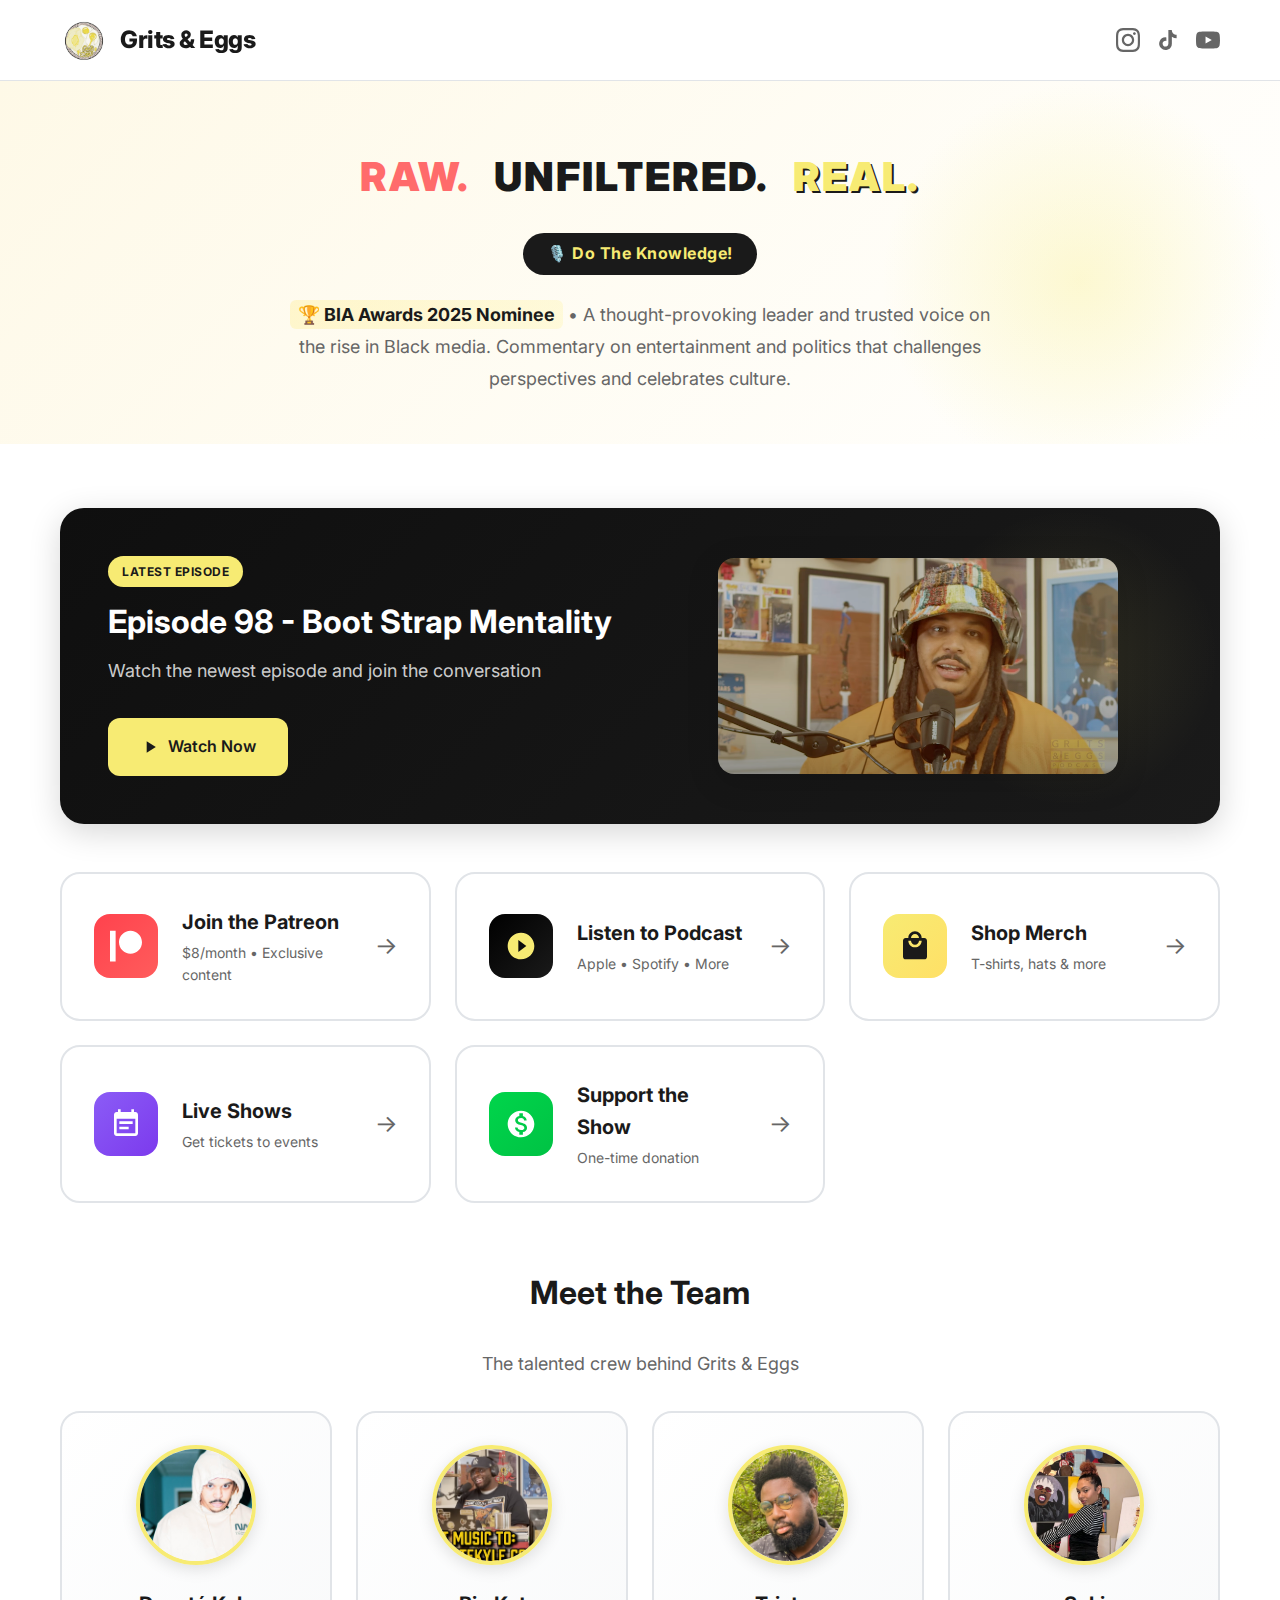
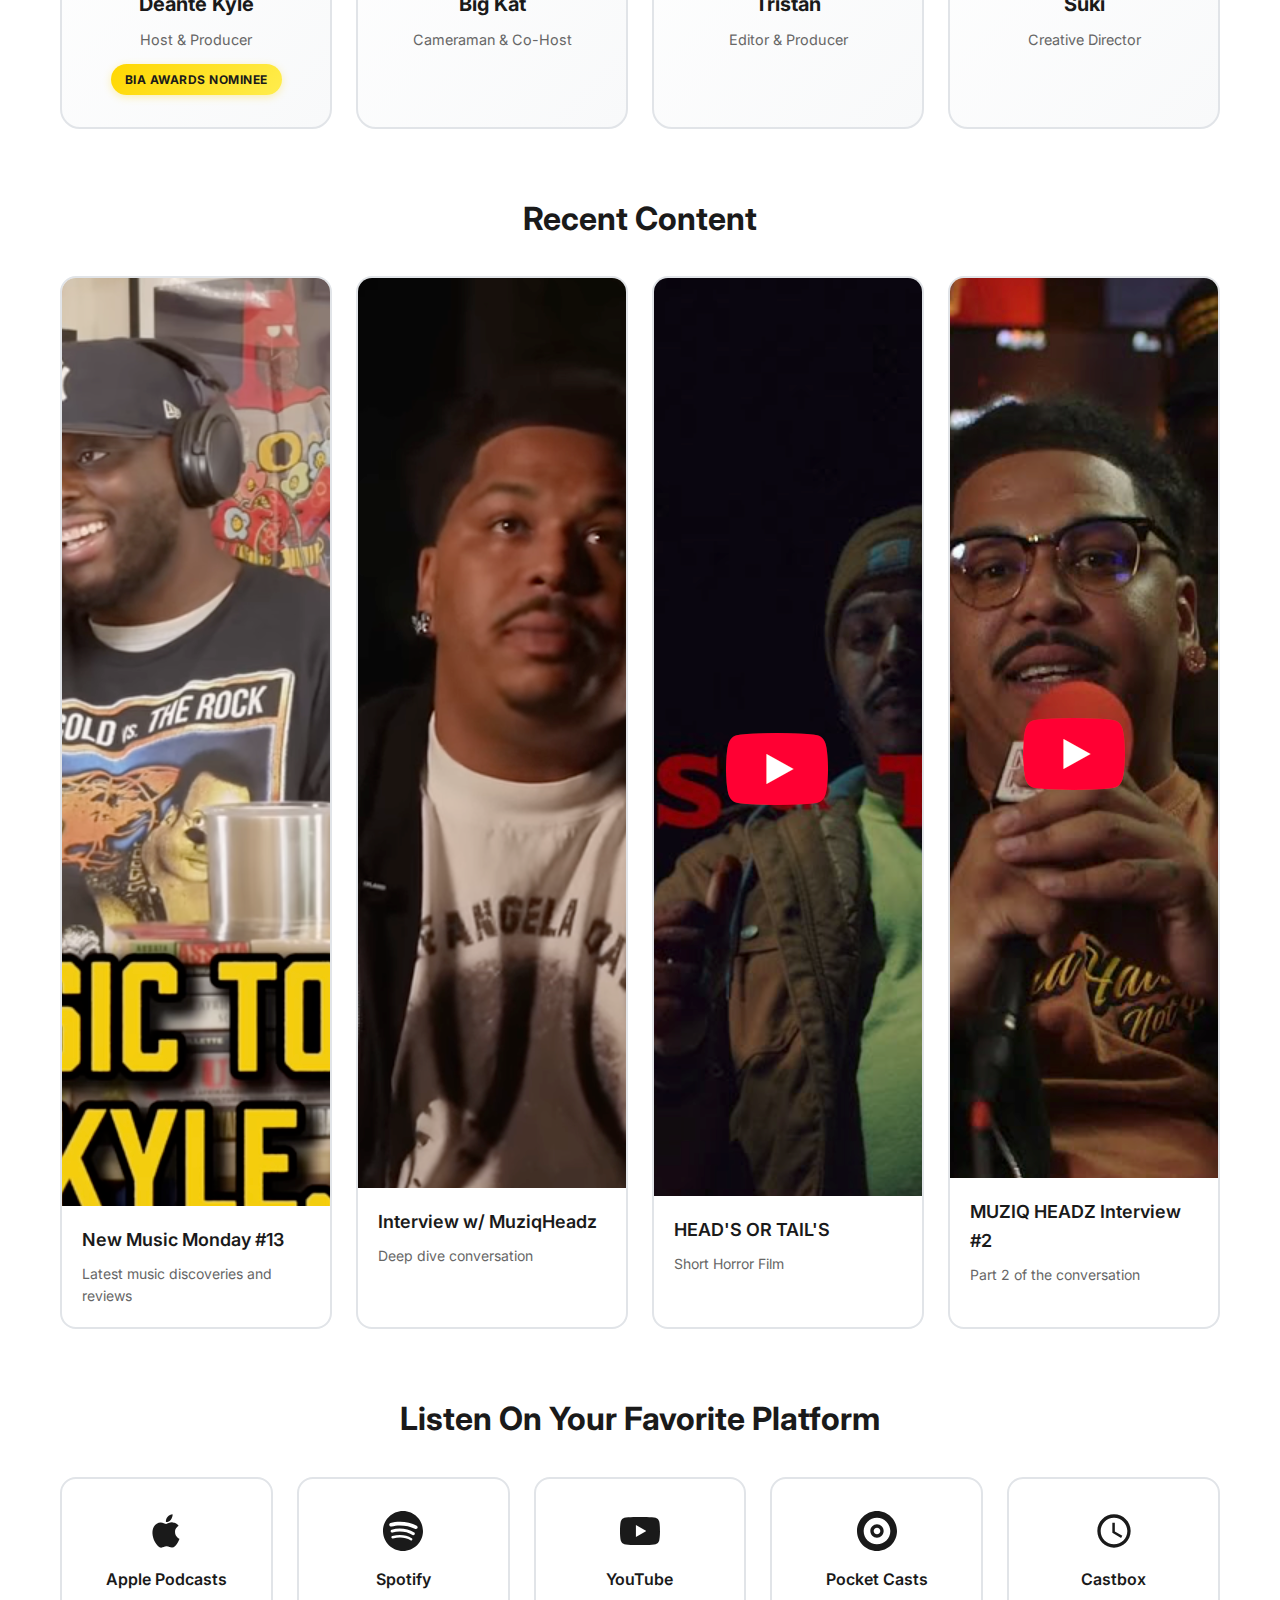
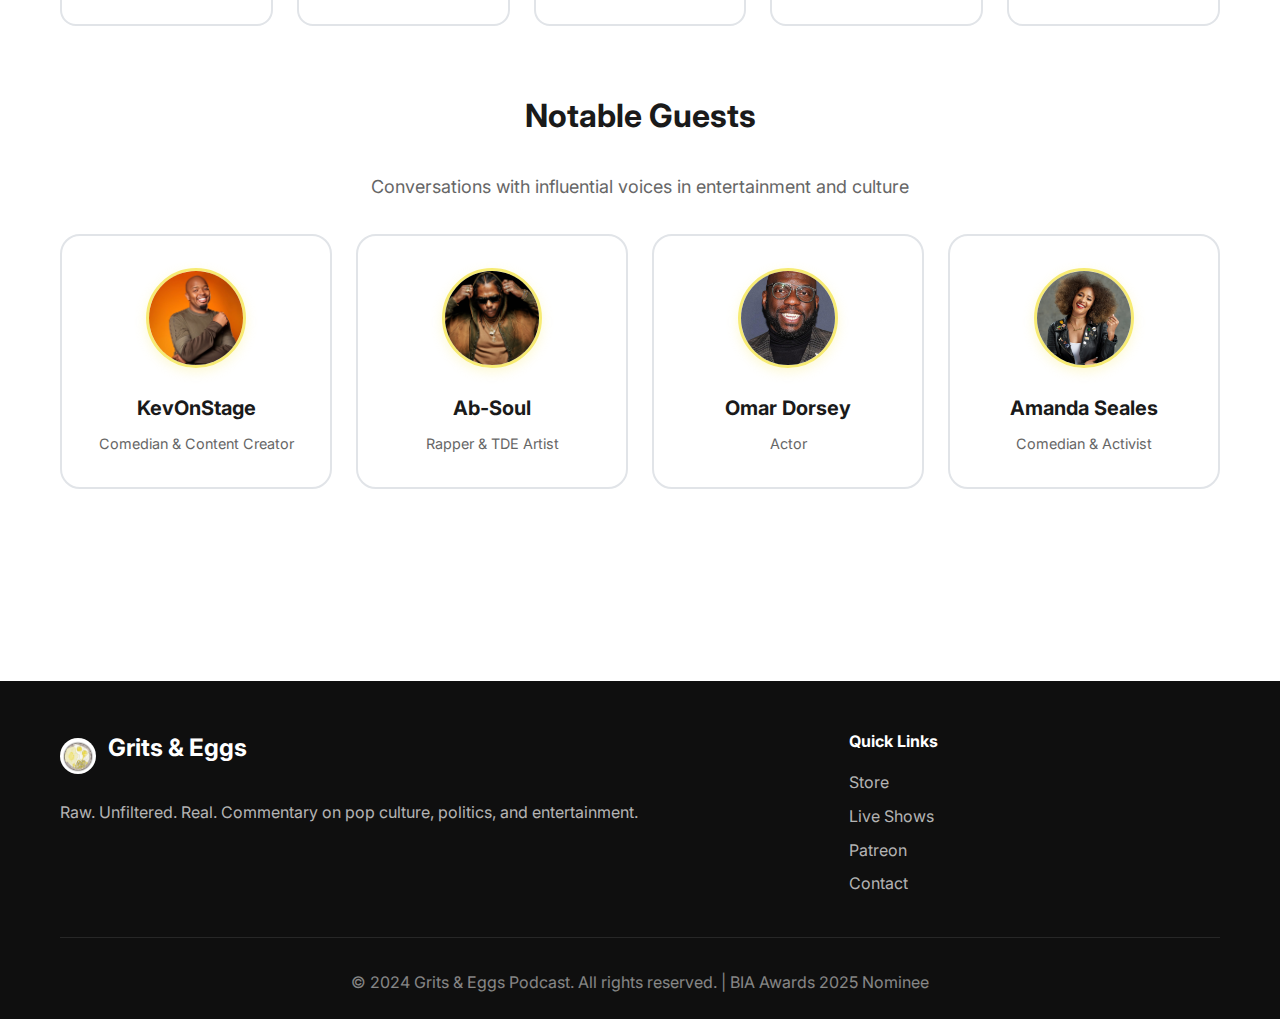
<file: index.html>
<!DOCTYPE html>
<html lang="en">
<head>
    <meta charset="UTF-8">
    <meta name="viewport" content="width=device-width, initial-scale=1.0, maximum-scale=5.0, user-scalable=yes">
    <meta name="description" content="Grits and Eggs Podcast - Raw and unfiltered takes on pop culture, politics, and entertainment by Deanté Kyle - BIA Awards 2025 Nominee">
    <meta name="keywords" content="podcast, grits and eggs, deante kyle, pop culture, politics, entertainment, BIA Awards">

    <!-- Mobile Optimization -->
    <meta name="mobile-web-app-capable" content="yes">
    <meta name="apple-mobile-web-app-capable" content="yes">
    <meta name="apple-mobile-web-app-status-bar-style" content="black-translucent">
    <meta name="format-detection" content="telephone=no">
    <meta name="theme-color" content="#f7eb73">

    <!-- Social Media Optimization (for Instagram/Facebook sharing) -->
    <meta property="og:title" content="Grits and Eggs Podcast | Deanté Kyle">
    <meta property="og:description" content="RAW. UNFILTERED. REAL. - BIA Awards 2025 Nominee. Commentary on entertainment and politics that challenges perspectives and celebrates culture.">
    <meta property="og:type" content="website">
    <meta property="og:url" content="https://ohlluu.github.io/deante/">
    <meta property="og:image" content="https://ohlluu.github.io/deante/grits-eggs-logo.webp">

    <meta name="twitter:card" content="summary_large_image">
    <meta name="twitter:title" content="Grits and Eggs Podcast | Deanté Kyle">
    <meta name="twitter:description" content="RAW. UNFILTERED. REAL. - BIA Awards 2025 Nominee">

    <title>Grits and Eggs Podcast | Deanté Kyle - BIA Awards 2025 Nominee</title>
    <link rel="stylesheet" href="styles.css">
    <link rel="preconnect" href="https://fonts.googleapis.com">
    <link rel="preconnect" href="https://fonts.gstatic.com" crossorigin>
    <link href="https://fonts.googleapis.com/css2?family=Inter:wght@400;500;600;700;800;900&display=swap" rel="stylesheet">
</head>
<body>
    <!-- Header -->
    <header class="header">
        <div class="container">
            <div class="header-content">
                <div class="logo-wrapper">
                    <img src="grits-eggs-logo.webp" alt="Grits & Eggs Podcast Logo" class="logo-img">
                    <h1 class="logo">Grits & Eggs</h1>
                </div>
                <nav class="social-nav">
                    <a href="https://www.instagram.com/deante.kyle/" target="_blank" aria-label="Instagram">
                        <svg width="24" height="24" fill="currentColor" viewBox="0 0 24 24"><path d="M12 2.163c3.204 0 3.584.012 4.85.07 3.252.148 4.771 1.691 4.919 4.919.058 1.265.069 1.645.069 4.849 0 3.205-.012 3.584-.069 4.849-.149 3.225-1.664 4.771-4.919 4.919-1.266.058-1.644.07-4.85.07-3.204 0-3.584-.012-4.849-.07-3.26-.149-4.771-1.699-4.919-4.92-.058-1.265-.07-1.644-.07-4.849 0-3.204.013-3.583.07-4.849.149-3.227 1.664-4.771 4.919-4.919 1.266-.057 1.645-.069 4.849-.069zm0-2.163c-3.259 0-3.667.014-4.947.072-4.358.2-6.78 2.618-6.98 6.98-.059 1.281-.073 1.689-.073 4.948 0 3.259.014 3.668.072 4.948.2 4.358 2.618 6.78 6.98 6.98 1.281.058 1.689.072 4.948.072 3.259 0 3.668-.014 4.948-.072 4.354-.2 6.782-2.618 6.979-6.98.059-1.28.073-1.689.073-4.948 0-3.259-.014-3.667-.072-4.947-.196-4.354-2.617-6.78-6.979-6.98-1.281-.059-1.69-.073-4.949-.073zm0 5.838c-3.403 0-6.162 2.759-6.162 6.162s2.759 6.163 6.162 6.163 6.162-2.759 6.162-6.163c0-3.403-2.759-6.162-6.162-6.162zm0 10.162c-2.209 0-4-1.79-4-4 0-2.209 1.791-4 4-4s4 1.791 4 4c0 2.21-1.791 4-4 4zm6.406-11.845c-.796 0-1.441.645-1.441 1.44s.645 1.44 1.441 1.44c.795 0 1.439-.645 1.439-1.44s-.644-1.44-1.439-1.44z"/></svg>
                    </a>
                    <a href="https://www.tiktok.com/@deante_kyle" target="_blank" aria-label="TikTok">
                        <svg width="24" height="24" fill="currentColor" viewBox="0 0 24 24"><path d="M19.59 6.69a4.83 4.83 0 0 1-3.77-4.25V2h-3.45v13.67a2.89 2.89 0 0 1-5.2 1.74 2.89 2.89 0 0 1 2.31-4.64 2.93 2.93 0 0 1 .88.13V9.4a6.84 6.84 0 0 0-1-.05A6.33 6.33 0 0 0 5 20.1a6.34 6.34 0 0 0 10.86-4.43v-7a8.16 8.16 0 0 0 4.77 1.52v-3.4a4.85 4.85 0 0 1-1-.1z"/></svg>
                    </a>
                    <a href="https://www.youtube.com/@GritsAndEggsPod" target="_blank" aria-label="YouTube">
                        <svg width="24" height="24" fill="currentColor" viewBox="0 0 24 24"><path d="M23.498 6.186a3.016 3.016 0 0 0-2.122-2.136C19.505 3.545 12 3.545 12 3.545s-7.505 0-9.377.505A3.017 3.017 0 0 0 .502 6.186C0 8.07 0 12 0 12s0 3.93.502 5.814a3.016 3.016 0 0 0 2.122 2.136c1.871.505 9.376.505 9.376.505s7.505 0 9.377-.505a3.015 3.015 0 0 0 2.122-2.136C24 15.93 24 12 24 12s0-3.93-.502-5.814zM9.545 15.568V8.432L15.818 12l-6.273 3.568z"/></svg>
                    </a>
                </nav>
            </div>
        </div>
    </header>

    <!-- Hero Section -->
    <section class="hero">
        <div class="container">
            <div class="hero-content">
                <div class="hero-tagline">
                    <span class="tagline-word">RAW.</span>
                    <span class="tagline-word">UNFILTERED.</span>
                    <span class="tagline-word">REAL.</span>
                </div>
                <div class="hero-badge">🎙️ Do The Knowledge!</div>
                <p class="hero-description">
                    <strong>🏆 BIA Awards 2025 Nominee</strong> • A thought-provoking leader and trusted voice on the rise in Black media.
                    Commentary on entertainment and politics that challenges perspectives and celebrates culture.
                </p>
            </div>
        </div>
    </section>

    <!-- Main Links Grid -->
    <section class="links-section">
        <div class="container">
            <!-- Featured Episode -->
            <div class="featured-card">
                <div class="featured-content">
                    <span class="featured-tag">Latest Episode</span>
                    <h3>Episode 98 - Boot Strap Mentality</h3>
                    <p>Watch the newest episode and join the conversation</p>
                    <a href="https://youtu.be/8ZBlUOm6AWA" target="_blank" class="btn btn-primary">
                        <svg width="20" height="20" fill="currentColor" viewBox="0 0 24 24"><path d="M8 5v14l11-7z"/></svg>
                        Watch Now
                    </a>
                </div>
                <div class="featured-image">
                    <img src="episode-98.png" alt="Episode 98 - Boot Strap Mentality" class="featured-thumbnail">
                </div>
            </div>

            <!-- Primary CTAs Grid -->
            <div class="cta-grid">
                <!-- Patreon -->
                <a href="https://www.patreon.com/TheGritsAndEggsPodcast" target="_blank" class="cta-card cta-patreon">
                    <div class="cta-icon">
                        <svg width="32" height="32" fill="currentColor" viewBox="0 0 24 24"><path d="M15.386.524c-4.764 0-8.64 3.876-8.64 8.64 0 4.75 3.876 8.613 8.64 8.613 4.75 0 8.614-3.864 8.614-8.613C24 4.4 20.136.524 15.386.524M.003 23.537h4.22V.524H.003"/></svg>
                    </div>
                    <div class="cta-content">
                        <h3>Join the Patreon</h3>
                        <p>$8/month • Exclusive content</p>
                    </div>
                    <div class="cta-arrow">→</div>
                </a>

                <!-- Listen Now -->
                <a href="https://podcasts.apple.com/us/podcast/grits-and-eggs-pod/id1677452185" target="_blank" class="cta-card cta-listen">
                    <div class="cta-icon">
                        <svg width="32" height="32" fill="currentColor" viewBox="0 0 24 24"><path d="M12 2C6.48 2 2 6.48 2 12s4.48 10 10 10 10-4.48 10-10S17.52 2 12 2zm-2 14.5v-9l6 4.5-6 4.5z"/></svg>
                    </div>
                    <div class="cta-content">
                        <h3>Listen to Podcast</h3>
                        <p>Apple • Spotify • More</p>
                    </div>
                    <div class="cta-arrow">→</div>
                </a>

                <!-- Merch -->
                <a href="store.html" class="cta-card cta-merch">
                    <div class="cta-icon">
                        <svg width="32" height="32" fill="currentColor" viewBox="0 0 24 24"><path d="M19 6h-2c0-2.76-2.24-5-5-5S7 3.24 7 6H5c-1.1 0-2 .9-2 2v12c0 1.1.9 2 2 2h14c1.1 0 2-.9 2-2V8c0-1.1-.9-2-2-2zm-7-3c1.66 0 3 1.34 3 3H9c0-1.66 1.34-3 3-3zm0 10c-2.76 0-5-2.24-5-5h2c0 1.66 1.34 3 3 3s3-1.34 3-3h2c0 2.76-2.24 5-5 5z"/></svg>
                    </div>
                    <div class="cta-content">
                        <h3>Shop Merch</h3>
                        <p>T-shirts, hats & more</p>
                    </div>
                    <div class="cta-arrow">→</div>
                </a>

                <!-- Live Shows -->
                <a href="events.html" class="cta-card cta-events">
                    <div class="cta-icon">
                        <svg width="32" height="32" fill="currentColor" viewBox="0 0 24 24"><path d="M17 10H7v2h10v-2zm2-7h-1V1h-2v2H8V1H6v2H5c-1.11 0-1.99.9-1.99 2L3 19c0 1.1.89 2 2 2h14c1.1 0 2-.9 2-2V5c0-1.1-.9-2-2-2zm0 16H5V8h14v11zm-5-5H7v2h7v-2z"/></svg>
                    </div>
                    <div class="cta-content">
                        <h3>Live Shows</h3>
                        <p>Get tickets to events</p>
                    </div>
                    <div class="cta-arrow">→</div>
                </a>

                <!-- Support -->
                <a href="https://cash.app/$GritsandEggsPodcast" target="_blank" class="cta-card cta-support">
                    <div class="cta-icon">
                        <svg width="32" height="32" fill="currentColor" viewBox="0 0 24 24"><path d="M12 2C6.48 2 2 6.48 2 12s4.48 10 10 10 10-4.48 10-10S17.52 2 12 2zm1.41 16.09V20h-2.67v-1.93c-1.71-.36-3.16-1.46-3.27-3.4h1.96c.1 1.05.82 1.87 2.65 1.87 1.96 0 2.4-.98 2.4-1.59 0-.83-.44-1.61-2.67-2.14-2.48-.6-4.18-1.62-4.18-3.67 0-1.72 1.39-2.84 3.11-3.21V4h2.67v1.95c1.86.45 2.79 1.86 2.85 3.39H14.3c-.05-1.11-.64-1.87-2.22-1.87-1.5 0-2.4.68-2.4 1.64 0 .84.65 1.39 2.67 1.91s4.18 1.39 4.18 3.91c-.01 1.83-1.38 2.83-3.12 3.16z"/></svg>
                    </div>
                    <div class="cta-content">
                        <h3>Support the Show</h3>
                        <p>One-time donation</p>
                    </div>
                    <div class="cta-arrow">→</div>
                </a>
            </div>

            <!-- Team Section -->
            <div class="team-section">
                <h2 class="section-title">Meet the Team</h2>
                <p class="section-subtitle">The talented crew behind Grits & Eggs</p>
                <div class="team-grid">
                    <div class="team-card">
                        <img src="deante-kyle.jpg" alt="Deanté Kyle" class="team-photo">
                        <h4>Deanté Kyle</h4>
                        <p>Host & Producer</p>
                        <span class="team-badge">BIA Awards Nominee</span>
                    </div>
                    <div class="team-card">
                        <img src="big-kat.png" alt="Big Kat" class="team-photo">
                        <h4>Big Kat</h4>
                        <p>Cameraman & Co-Host</p>
                    </div>
                    <div class="team-card">
                        <img src="tristan.png" alt="Tristan" class="team-photo">
                        <h4>Tristan</h4>
                        <p>Editor & Producer</p>
                    </div>
                    <div class="team-card">
                        <img src="suki.png" alt="Suki" class="team-photo">
                        <h4>Suki</h4>
                        <p>Creative Director</p>
                    </div>
                </div>
            </div>

            <!-- Recent Content -->
            <div class="content-section">
                <h2 class="section-title">Recent Content</h2>
                <div class="content-grid">
                    <a href="https://youtu.be/mG23X_D1yq0" target="_blank" class="content-card">
                        <div class="content-thumbnail">
                            <img src="new-music-monday-13.png" alt="New Music Monday #13" class="content-image">
                            <div class="play-button">▶</div>
                        </div>
                        <h4>New Music Monday #13</h4>
                        <p>Latest music discoveries and reviews</p>
                    </a>

                    <a href="https://youtu.be/rJwTMaNnE1o" target="_blank" class="content-card">
                        <div class="content-thumbnail">
                            <img src="interview-muziqheadz.png" alt="Interview w/ MuziqHeadz" class="content-image">
                            <div class="play-button">▶</div>
                        </div>
                        <h4>Interview w/ MuziqHeadz</h4>
                        <p>Deep dive conversation</p>
                    </a>

                    <a href="https://youtu.be/XcTGZjcox70" target="_blank" class="content-card">
                        <div class="content-thumbnail">
                            <img src="heads-or-tails.png" alt="HEAD'S OR TAIL'S" class="content-image">
                            <div class="play-button">▶</div>
                        </div>
                        <h4>HEAD'S OR TAIL'S</h4>
                        <p>Short Horror Film</p>
                    </a>

                    <a href="https://youtu.be/X_CBf1e7pOI" target="_blank" class="content-card">
                        <div class="content-thumbnail">
                            <img src="muziq-heads-interview-2.png" alt="MUZIQ HEADZ Interview #2" class="content-image">
                            <div class="play-button">▶</div>
                        </div>
                        <h4>MUZIQ HEADZ Interview #2</h4>
                        <p>Part 2 of the conversation</p>
                    </a>
                </div>
            </div>

            <!-- Platforms -->
            <div class="platforms-section">
                <h2 class="section-title">Listen On Your Favorite Platform</h2>
                <div class="platforms-grid">
                    <a href="https://podcasts.apple.com/us/podcast/grits-and-eggs-pod/id1677452185" target="_blank" class="platform-link">
                        <svg width="40" height="40" fill="currentColor" viewBox="0 0 24 24"><path d="M18.71 19.5c-.83 1.24-1.71 2.45-3.05 2.47-1.34.03-1.77-.79-3.29-.79-1.53 0-2 .77-3.27.82-1.31.05-2.3-1.32-3.14-2.53C4.25 17 2.94 12.45 4.7 9.39c.87-1.52 2.43-2.48 4.12-2.51 1.28-.02 2.5.87 3.29.87.78 0 2.26-1.07 3.81-.91.65.03 2.47.26 3.64 1.98-.09.06-2.17 1.28-2.15 3.81.03 3.02 2.65 4.03 2.68 4.04-.03.07-.42 1.44-1.38 2.83M13 3.5c.73-.83 1.94-1.46 2.94-1.5.13 1.17-.34 2.35-1.04 3.19-.69.85-1.83 1.51-2.95 1.42-.15-1.15.41-2.35 1.05-3.11z"/></svg>
                        <span>Apple Podcasts</span>
                    </a>
                    <a href="https://open.spotify.com/show/gritsandeggs" target="_blank" class="platform-link">
                        <svg width="40" height="40" fill="currentColor" viewBox="0 0 24 24"><path d="M12 0C5.4 0 0 5.4 0 12s5.4 12 12 12 12-5.4 12-12S18.66 0 12 0zm5.521 17.34c-.24.359-.66.48-1.021.24-2.82-1.74-6.36-2.101-10.561-1.141-.418.122-.779-.179-.899-.539-.12-.421.18-.78.54-.9 4.56-1.021 8.52-.6 11.64 1.32.42.18.479.659.301 1.02zm1.44-3.3c-.301.42-.841.6-1.262.3-3.239-1.98-8.159-2.58-11.939-1.38-.479.12-1.02-.12-1.14-.6-.12-.48.12-1.021.6-1.141C9.6 9.9 15 10.561 18.72 12.84c.361.181.54.78.241 1.2zm.12-3.36C15.24 8.4 8.82 8.16 5.16 9.301c-.6.179-1.2-.181-1.38-.721-.18-.601.18-1.2.72-1.381 4.26-1.26 11.28-1.02 15.721 1.621.539.3.719 1.02.419 1.56-.299.421-1.02.599-1.559.3z"/></svg>
                        <span>Spotify</span>
                    </a>
                    <a href="https://www.youtube.com/@GritsAndEggsPod" target="_blank" class="platform-link">
                        <svg width="40" height="40" fill="currentColor" viewBox="0 0 24 24"><path d="M23.498 6.186a3.016 3.016 0 0 0-2.122-2.136C19.505 3.545 12 3.545 12 3.545s-7.505 0-9.377.505A3.017 3.017 0 0 0 .502 6.186C0 8.07 0 12 0 12s0 3.93.502 5.814a3.016 3.016 0 0 0 2.122 2.136c1.871.505 9.376.505 9.376.505s7.505 0 9.377-.505a3.015 3.015 0 0 0 2.122-2.136C24 15.93 24 12 24 12s0-3.93-.502-5.814zM9.545 15.568V8.432L15.818 12l-6.273 3.568z"/></svg>
                        <span>YouTube</span>
                    </a>
                    <a href="https://pca.st/gritsandeggs" target="_blank" class="platform-link">
                        <svg width="40" height="40" fill="currentColor" viewBox="0 0 24 24"><path d="M12 0C5.4 0 0 5.4 0 12s5.4 12 12 12 12-5.4 12-12S18.6 0 12 0zm0 20c-4.4 0-8-3.6-8-8s3.6-8 8-8 8 3.6 8 8-3.6 8-8 8zm0-12c-2.2 0-4 1.8-4 4s1.8 4 4 4 4-1.8 4-4-1.8-4-4-4zm0 6c-1.1 0-2-.9-2-2s.9-2 2-2 2 .9 2 2-.9 2-2 2z"/></svg>
                        <span>Pocket Casts</span>
                    </a>
                    <a href="https://castbox.fm/gritsandeggs" target="_blank" class="platform-link">
                        <svg width="40" height="40" fill="currentColor" viewBox="0 0 24 24"><path d="M12 2C6.48 2 2 6.48 2 12s4.48 10 10 10 10-4.48 10-10S17.52 2 12 2zm0 18c-4.41 0-8-3.59-8-8s3.59-8 8-8 8 3.59 8 8-3.59 8-8 8zm-1-13v6l5.25 3.15.75-1.23-4.5-2.67V7z"/></svg>
                        <span>Castbox</span>
                    </a>
                </div>
            </div>

            <!-- Notable Guests Section -->
            <div class="guests-section">
                <h2 class="section-title">Notable Guests</h2>
                <p class="section-subtitle">Conversations with influential voices in entertainment and culture</p>
                <div class="guests-grid">
                    <div class="guest-card">
                        <img src="kevonstage.jpg" alt="KevOnStage" class="guest-photo">
                        <h4>KevOnStage</h4>
                        <p>Comedian & Content Creator</p>
                    </div>
                    <div class="guest-card">
                        <img src="ab-soul.webp" alt="Ab-Soul" class="guest-photo">
                        <h4>Ab-Soul</h4>
                        <p>Rapper & TDE Artist</p>
                    </div>
                    <div class="guest-card">
                        <img src="omar-dorsey.jpg" alt="Omar Dorsey" class="guest-photo">
                        <h4>Omar Dorsey</h4>
                        <p>Actor</p>
                    </div>
                    <div class="guest-card">
                        <img src="amanda-seales.jpg" alt="Amanda Seales" class="guest-photo">
                        <h4>Amanda Seales</h4>
                        <p>Comedian & Activist</p>
                    </div>
                </div>
            </div>
        </div>
    </section>

    <!-- Footer -->
    <footer class="footer">
        <div class="container">
            <div class="footer-content">
                <div class="footer-brand">
                    <div class="footer-logo">
                        <img src="grits-eggs-logo.webp" alt="Grits & Eggs Logo">
                        <h3>Grits & Eggs</h3>
                    </div>
                    <p>Raw. Unfiltered. Real. Commentary on pop culture, politics, and entertainment.</p>
                </div>
                <div class="footer-links">
                    <h4>Quick Links</h4>
                    <a href="store.html">Store</a>
                    <a href="events.html">Live Shows</a>
                    <a href="https://www.patreon.com/TheGritsAndEggsPodcast" target="_blank">Patreon</a>
                    <a href="mailto:Deante@deantekyle.com">Contact</a>
                </div>
            </div>
            <div class="footer-bottom">
                <p>&copy; 2024 Grits & Eggs Podcast. All rights reserved. | BIA Awards 2025 Nominee</p>
            </div>
        </div>
    </footer>

    <script src="script.js"></script>
</body>
</html>
</file>
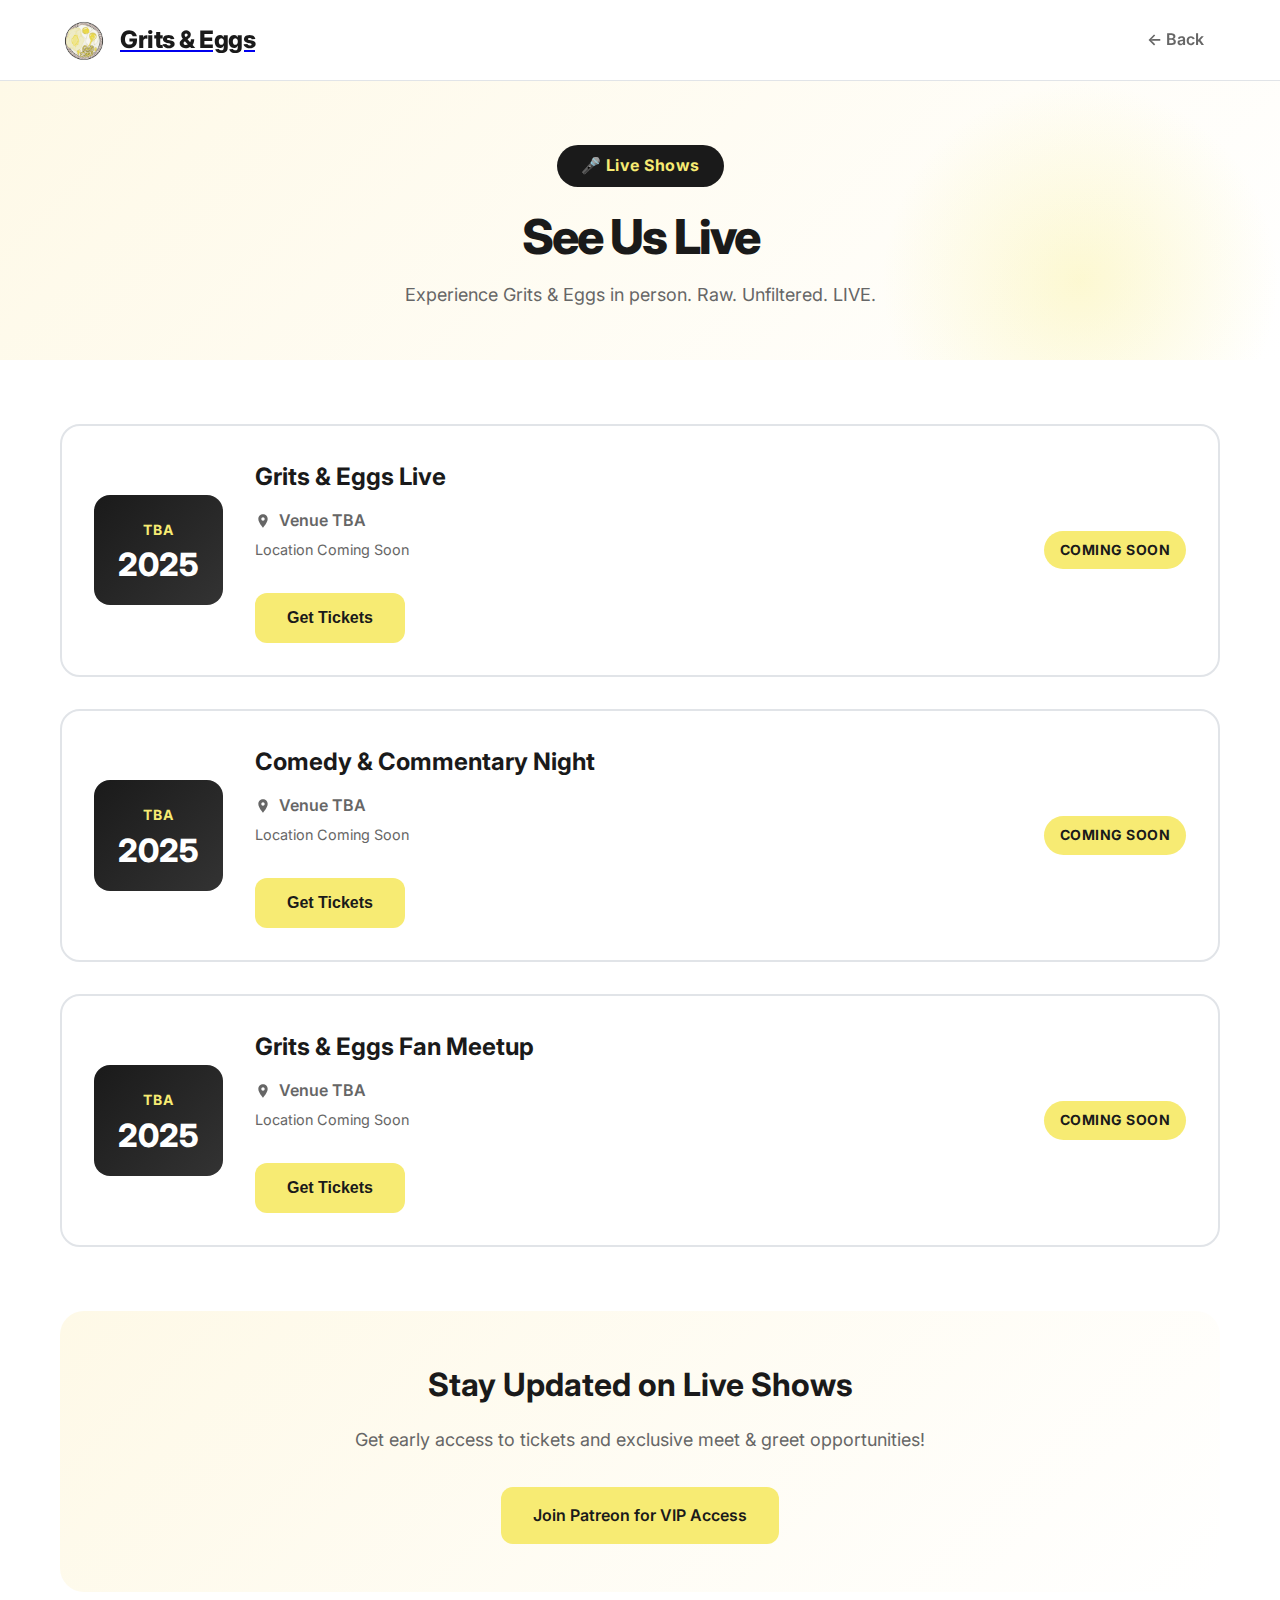
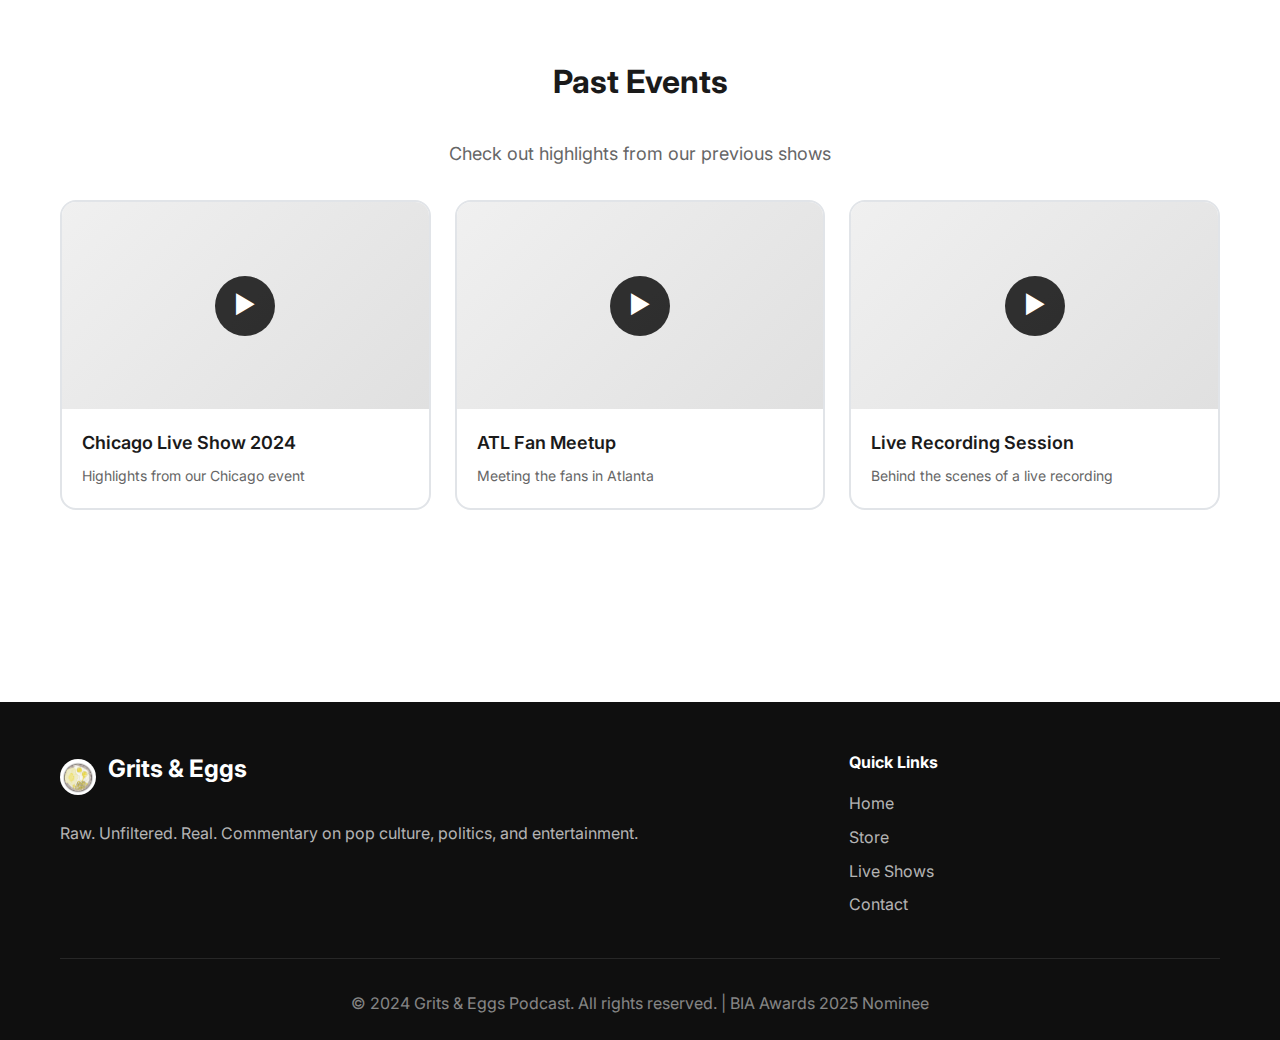
<file: events.html>
<!DOCTYPE html>
<html lang="en">
<head>
    <meta charset="UTF-8">
    <meta name="viewport" content="width=device-width, initial-scale=1.0, maximum-scale=5.0, user-scalable=yes">
    <meta name="description" content="Get tickets to Grits & Eggs Podcast live shows and events">
    <meta name="keywords" content="grits and eggs live show, podcast tickets, deante kyle events">

    <!-- Mobile Optimization -->
    <meta name="mobile-web-app-capable" content="yes">
    <meta name="apple-mobile-web-app-capable" content="yes">
    <meta name="apple-mobile-web-app-status-bar-style" content="black-translucent">
    <meta name="theme-color" content="#f7eb73">

    <title>Live Shows | Grits & Eggs Podcast</title>
    <link rel="stylesheet" href="styles.css">
    <link rel="preconnect" href="https://fonts.googleapis.com">
    <link rel="preconnect" href="https://fonts.gstatic.com" crossorigin>
    <link href="https://fonts.googleapis.com/css2?family=Inter:wght@400;500;600;700;800;900&display=swap" rel="stylesheet">
</head>
<body>
    <!-- Header -->
    <header class="header">
        <div class="container">
            <div class="header-content">
                <a href="index.html" class="logo-wrapper">
                    <img src="grits-eggs-logo.webp" alt="Grits & Eggs Podcast Logo" class="logo-img">
                    <h1 class="logo">Grits & Eggs</h1>
                </a>
                <nav class="social-nav">
                    <a href="index.html" class="back-link">← Back</a>
                </nav>
            </div>
        </div>
    </header>

    <!-- Events Hero -->
    <section class="hero">
        <div class="container">
            <div class="hero-content">
                <div class="hero-badge">🎤 Live Shows</div>
                <h1 class="hero-title" style="font-size: clamp(2rem, 5vw, 3rem);">See Us Live</h1>
                <p class="hero-description">
                    Experience Grits & Eggs in person. Raw. Unfiltered. LIVE.
                </p>
            </div>
        </div>
    </section>

    <!-- Events Section -->
    <section class="links-section">
        <div class="container">
            <div class="events-grid">
                <!-- Event 1 -->
                <div class="event-card">
                    <div class="event-date">
                        <div class="event-month">TBA</div>
                        <div class="event-day">2025</div>
                    </div>
                    <div class="event-details">
                        <h3>Grits & Eggs Live</h3>
                        <div class="event-venue">
                            <svg width="16" height="16" fill="currentColor" viewBox="0 0 24 24">
                                <path d="M12 2C8.13 2 5 5.13 5 9c0 5.25 7 13 7 13s7-7.75 7-13c0-3.87-3.13-7-7-7zm0 9.5c-1.38 0-2.5-1.12-2.5-2.5s1.12-2.5 2.5-2.5 2.5 1.12 2.5 2.5-1.12 2.5-2.5 2.5z"/>
                            </svg>
                            Venue TBA
                        </div>
                        <div class="event-location">Location Coming Soon</div>
                        <button class="btn btn-primary" disabled>Get Tickets</button>
                    </div>
                    <span class="event-status">Coming Soon</span>
                </div>

                <!-- Event 2 -->
                <div class="event-card">
                    <div class="event-date">
                        <div class="event-month">TBA</div>
                        <div class="event-day">2025</div>
                    </div>
                    <div class="event-details">
                        <h3>Comedy & Commentary Night</h3>
                        <div class="event-venue">
                            <svg width="16" height="16" fill="currentColor" viewBox="0 0 24 24">
                                <path d="M12 2C8.13 2 5 5.13 5 9c0 5.25 7 13 7 13s7-7.75 7-13c0-3.87-3.13-7-7-7zm0 9.5c-1.38 0-2.5-1.12-2.5-2.5s1.12-2.5 2.5-2.5 2.5 1.12 2.5 2.5-1.12 2.5-2.5 2.5z"/>
                            </svg>
                            Venue TBA
                        </div>
                        <div class="event-location">Location Coming Soon</div>
                        <button class="btn btn-primary" disabled>Get Tickets</button>
                    </div>
                    <span class="event-status">Coming Soon</span>
                </div>

                <!-- Event 3 -->
                <div class="event-card">
                    <div class="event-date">
                        <div class="event-month">TBA</div>
                        <div class="event-day">2025</div>
                    </div>
                    <div class="event-details">
                        <h3>Grits & Eggs Fan Meetup</h3>
                        <div class="event-venue">
                            <svg width="16" height="16" fill="currentColor" viewBox="0 0 24 24">
                                <path d="M12 2C8.13 2 5 5.13 5 9c0 5.25 7 13 7 13s7-7.75 7-13c0-3.87-3.13-7-7-7zm0 9.5c-1.38 0-2.5-1.12-2.5-2.5s1.12-2.5 2.5-2.5 2.5 1.12 2.5 2.5-1.12 2.5-2.5 2.5z"/>
                            </svg>
                            Venue TBA
                        </div>
                        <div class="event-location">Location Coming Soon</div>
                        <button class="btn btn-primary" disabled>Get Tickets</button>
                    </div>
                    <span class="event-status">Coming Soon</span>
                </div>
            </div>

            <!-- Events CTA -->
            <div class="store-cta">
                <h2>Stay Updated on Live Shows</h2>
                <p>Get early access to tickets and exclusive meet & greet opportunities!</p>
                <a href="https://www.patreon.com/TheGritsAndEggsPodcast" target="_blank" class="btn btn-primary">
                    Join Patreon for VIP Access
                </a>
            </div>

            <!-- Past Events Section -->
            <div class="content-section" style="margin-top: 4rem;">
                <h2 class="section-title">Past Events</h2>
                <p class="section-subtitle">Check out highlights from our previous shows</p>

                <div class="content-grid">
                    <div class="content-card">
                        <div class="content-thumbnail">
                            <div class="play-button">▶</div>
                        </div>
                        <h4>Chicago Live Show 2024</h4>
                        <p>Highlights from our Chicago event</p>
                    </div>

                    <div class="content-card">
                        <div class="content-thumbnail">
                            <div class="play-button">▶</div>
                        </div>
                        <h4>ATL Fan Meetup</h4>
                        <p>Meeting the fans in Atlanta</p>
                    </div>

                    <div class="content-card">
                        <div class="content-thumbnail">
                            <div class="play-button">▶</div>
                        </div>
                        <h4>Live Recording Session</h4>
                        <p>Behind the scenes of a live recording</p>
                    </div>
                </div>
            </div>
        </div>
    </section>

    <!-- Footer -->
    <footer class="footer">
        <div class="container">
            <div class="footer-content">
                <div class="footer-brand">
                    <div class="footer-logo">
                        <img src="grits-eggs-logo.webp" alt="Grits & Eggs Logo">
                        <h3>Grits & Eggs</h3>
                    </div>
                    <p>Raw. Unfiltered. Real. Commentary on pop culture, politics, and entertainment.</p>
                </div>
                <div class="footer-links">
                    <h4>Quick Links</h4>
                    <a href="index.html">Home</a>
                    <a href="store.html">Store</a>
                    <a href="events.html">Live Shows</a>
                    <a href="mailto:Deante@deantekyle.com">Contact</a>
                </div>
            </div>
            <div class="footer-bottom">
                <p>&copy; 2024 Grits & Eggs Podcast. All rights reserved. | BIA Awards 2025 Nominee</p>
            </div>
        </div>
    </footer>

    <script src="script.js"></script>
</body>
</html>
</file>
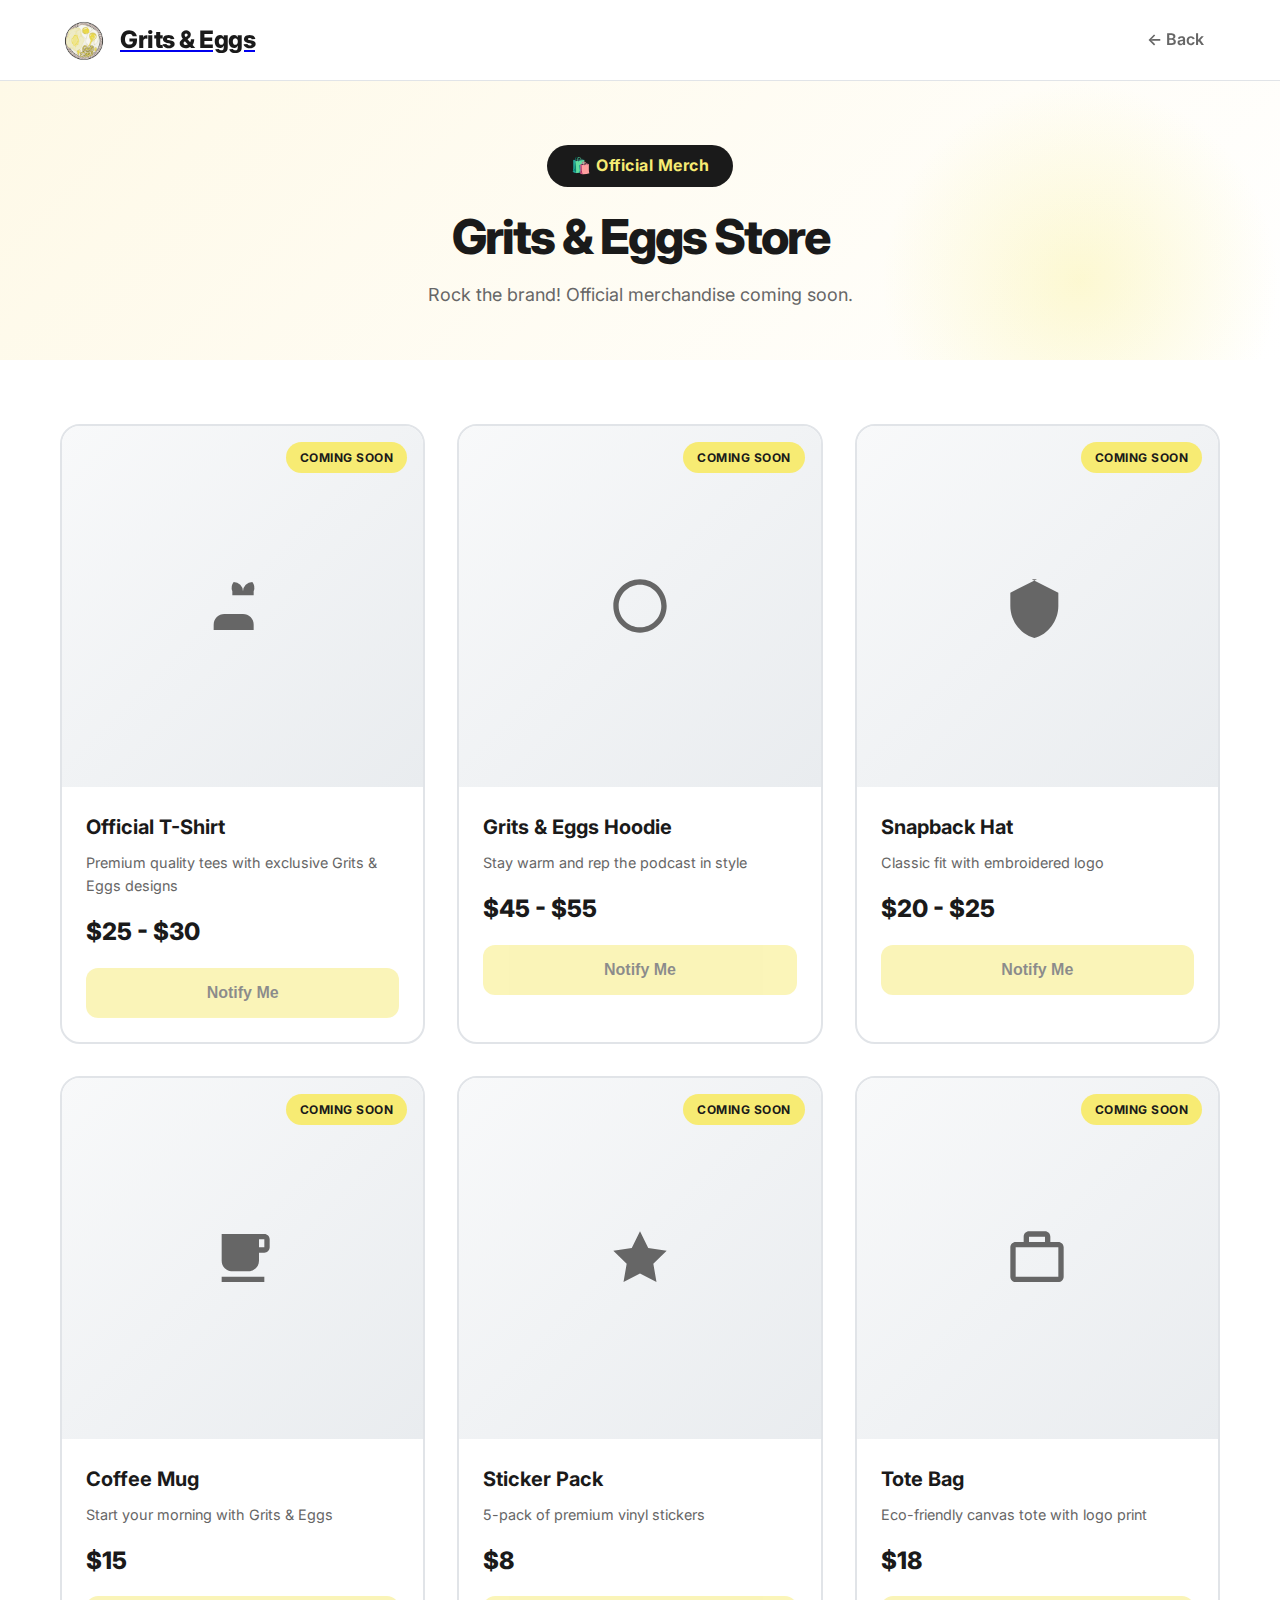
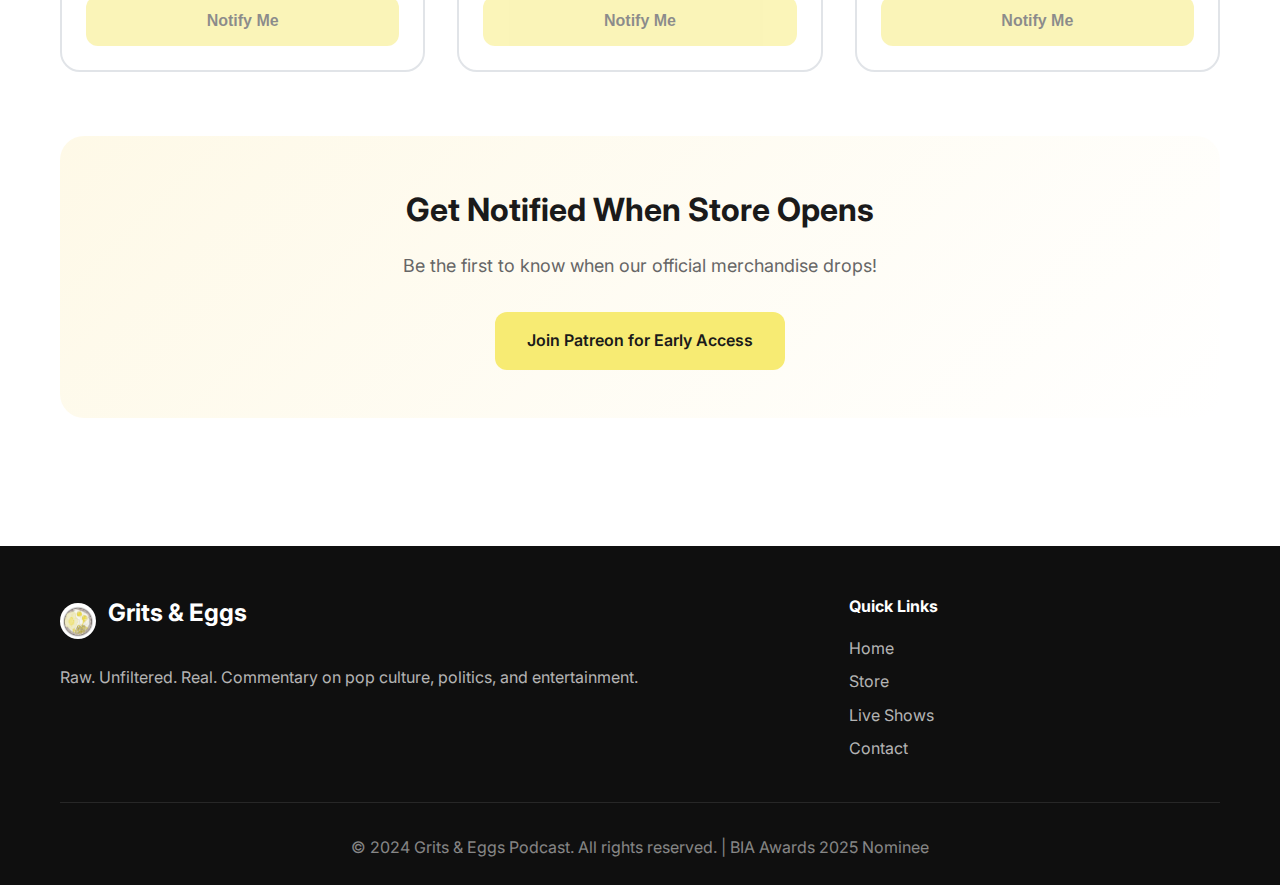
<file: store.html>
<!DOCTYPE html>
<html lang="en">
<head>
    <meta charset="UTF-8">
    <meta name="viewport" content="width=device-width, initial-scale=1.0, maximum-scale=5.0, user-scalable=yes">
    <meta name="description" content="Shop official Grits & Eggs Podcast merchandise - T-shirts, hats, and more">
    <meta name="keywords" content="grits and eggs merch, podcast merchandise, deante kyle store">

    <!-- Mobile Optimization -->
    <meta name="mobile-web-app-capable" content="yes">
    <meta name="apple-mobile-web-app-capable" content="yes">
    <meta name="apple-mobile-web-app-status-bar-style" content="black-translucent">
    <meta name="theme-color" content="#f7eb73">

    <title>Store | Grits & Eggs Podcast</title>
    <link rel="stylesheet" href="styles.css">
    <link rel="preconnect" href="https://fonts.googleapis.com">
    <link rel="preconnect" href="https://fonts.gstatic.com" crossorigin>
    <link href="https://fonts.googleapis.com/css2?family=Inter:wght@400;500;600;700;800;900&display=swap" rel="stylesheet">
</head>
<body>
    <!-- Header -->
    <header class="header">
        <div class="container">
            <div class="header-content">
                <a href="index.html" class="logo-wrapper">
                    <img src="grits-eggs-logo.webp" alt="Grits & Eggs Podcast Logo" class="logo-img">
                    <h1 class="logo">Grits & Eggs</h1>
                </a>
                <nav class="social-nav">
                    <a href="index.html" class="back-link">← Back</a>
                </nav>
            </div>
        </div>
    </header>

    <!-- Store Hero -->
    <section class="hero">
        <div class="container">
            <div class="hero-content">
                <div class="hero-badge">🛍️ Official Merch</div>
                <h1 class="hero-title" style="font-size: clamp(2rem, 5vw, 3rem);">Grits & Eggs Store</h1>
                <p class="hero-description">
                    Rock the brand! Official merchandise coming soon.
                </p>
            </div>
        </div>
    </section>

    <!-- Store Products -->
    <section class="links-section">
        <div class="container">
            <div class="store-grid">
                <!-- T-Shirt -->
                <div class="product-card">
                    <div class="product-image">
                        <div class="product-placeholder">
                            <svg width="64" height="64" fill="currentColor" viewBox="0 0 24 24">
                                <path d="M16 21v-2a4 4 0 0 0-4-4H5a4 4 0 0 0-4 4v2M8.5 3A3.5 3.5 0 0 1 12 6.5V8H8V6.5A3.5 3.5 0 0 1 8.5 3zm7 0A3.5 3.5 0 0 0 12 6.5V8h4V6.5A3.5 3.5 0 0 0 15.5 3z"/>
                            </svg>
                            <span class="coming-soon-badge">Coming Soon</span>
                        </div>
                    </div>
                    <div class="product-info">
                        <h3>Official T-Shirt</h3>
                        <p>Premium quality tees with exclusive Grits & Eggs designs</p>
                        <div class="product-price">$25 - $30</div>
                        <button class="btn btn-primary" disabled>Notify Me</button>
                    </div>
                </div>

                <!-- Hoodie -->
                <div class="product-card">
                    <div class="product-image">
                        <div class="product-placeholder">
                            <svg width="64" height="64" fill="currentColor" viewBox="0 0 24 24">
                                <path d="M12 2C6.48 2 2 6.48 2 12s4.48 10 10 10 10-4.48 10-10S17.52 2 12 2zm0 18c-4.41 0-8-3.59-8-8s3.59-8 8-8 8 3.59 8 8-3.59 8-8 8z"/>
                            </svg>
                            <span class="coming-soon-badge">Coming Soon</span>
                        </div>
                    </div>
                    <div class="product-info">
                        <h3>Grits & Eggs Hoodie</h3>
                        <p>Stay warm and rep the podcast in style</p>
                        <div class="product-price">$45 - $55</div>
                        <button class="btn btn-primary" disabled>Notify Me</button>
                    </div>
                </div>

                <!-- Hat -->
                <div class="product-card">
                    <div class="product-image">
                        <div class="product-placeholder">
                            <svg width="64" height="64" fill="currentColor" viewBox="0 0 24 24">
                                <path d="M12 2L2 7v5c0 5.55 3.84 10.74 9 12 5.16-1.26 9-6.45 9-12V7l-10-5z"/>
                            </svg>
                            <span class="coming-soon-badge">Coming Soon</span>
                        </div>
                    </div>
                    <div class="product-info">
                        <h3>Snapback Hat</h3>
                        <p>Classic fit with embroidered logo</p>
                        <div class="product-price">$20 - $25</div>
                        <button class="btn btn-primary" disabled>Notify Me</button>
                    </div>
                </div>

                <!-- Mug -->
                <div class="product-card">
                    <div class="product-image">
                        <div class="product-placeholder">
                            <svg width="64" height="64" fill="currentColor" viewBox="0 0 24 24">
                                <path d="M20 3H4v10c0 2.21 1.79 4 4 4h6c2.21 0 4-1.79 4-4v-3h2c1.11 0 2-.9 2-2V5c0-1.11-.89-2-2-2zm0 5h-2V5h2v3zM4 19h16v2H4z"/>
                            </svg>
                            <span class="coming-soon-badge">Coming Soon</span>
                        </div>
                    </div>
                    <div class="product-info">
                        <h3>Coffee Mug</h3>
                        <p>Start your morning with Grits & Eggs</p>
                        <div class="product-price">$15</div>
                        <button class="btn btn-primary" disabled>Notify Me</button>
                    </div>
                </div>

                <!-- Sticker Pack -->
                <div class="product-card">
                    <div class="product-image">
                        <div class="product-placeholder">
                            <svg width="64" height="64" fill="currentColor" viewBox="0 0 24 24">
                                <path d="M12 2l3.09 6.26L22 9.27l-5 4.87 1.18 6.88L12 17.77l-6.18 3.25L7 14.14 2 9.27l6.91-1.01L12 2z"/>
                            </svg>
                            <span class="coming-soon-badge">Coming Soon</span>
                        </div>
                    </div>
                    <div class="product-info">
                        <h3>Sticker Pack</h3>
                        <p>5-pack of premium vinyl stickers</p>
                        <div class="product-price">$8</div>
                        <button class="btn btn-primary" disabled>Notify Me</button>
                    </div>
                </div>

                <!-- Tote Bag -->
                <div class="product-card">
                    <div class="product-image">
                        <div class="product-placeholder">
                            <svg width="64" height="64" fill="currentColor" viewBox="0 0 24 24">
                                <path d="M20 6h-3V4c0-1.1-.9-2-2-2H9c-1.1 0-2 .9-2 2v2H4c-1.1 0-2 .9-2 2v11c0 1.1.9 2 2 2h16c1.1 0 2-.9 2-2V8c0-1.1-.9-2-2-2zM9 4h6v2H9V4zm11 15H4V8h16v11z"/>
                            </svg>
                            <span class="coming-soon-badge">Coming Soon</span>
                        </div>
                    </div>
                    <div class="product-info">
                        <h3>Tote Bag</h3>
                        <p>Eco-friendly canvas tote with logo print</p>
                        <div class="product-price">$18</div>
                        <button class="btn btn-primary" disabled>Notify Me</button>
                    </div>
                </div>
            </div>

            <!-- Notify CTA -->
            <div class="store-cta">
                <h2>Get Notified When Store Opens</h2>
                <p>Be the first to know when our official merchandise drops!</p>
                <a href="https://www.patreon.com/TheGritsAndEggsPodcast" target="_blank" class="btn btn-primary">
                    Join Patreon for Early Access
                </a>
            </div>
        </div>
    </section>

    <!-- Footer -->
    <footer class="footer">
        <div class="container">
            <div class="footer-content">
                <div class="footer-brand">
                    <div class="footer-logo">
                        <img src="grits-eggs-logo.webp" alt="Grits & Eggs Logo">
                        <h3>Grits & Eggs</h3>
                    </div>
                    <p>Raw. Unfiltered. Real. Commentary on pop culture, politics, and entertainment.</p>
                </div>
                <div class="footer-links">
                    <h4>Quick Links</h4>
                    <a href="index.html">Home</a>
                    <a href="store.html">Store</a>
                    <a href="events.html">Live Shows</a>
                    <a href="mailto:Deante@deantekyle.com">Contact</a>
                </div>
            </div>
            <div class="footer-bottom">
                <p>&copy; 2024 Grits & Eggs Podcast. All rights reserved. | BIA Awards 2025 Nominee</p>
            </div>
        </div>
    </footer>

    <script src="script.js"></script>
</body>
</html>
</file>
<file: styles.css>
/* ===================================
   Global Styles & Reset
   =================================== */
* {
    margin: 0;
    padding: 0;
    box-sizing: border-box;
}

:root {
    --primary-color: #f7eb73;
    --secondary-color: #000000;
    --accent-color: #ff6b6b;
    --text-primary: #1a1a1a;
    --text-secondary: #666666;
    --bg-light: #ffffff;
    --bg-dark: #0f0f0f;
    --bg-gray: #f8f9fa;
    --border-color: #e1e4e8;
    --shadow-sm: 0 2px 8px rgba(0, 0, 0, 0.08);
    --shadow-md: 0 4px 16px rgba(0, 0, 0, 0.12);
    --shadow-lg: 0 8px 32px rgba(0, 0, 0, 0.16);
    --transition: all 0.3s cubic-bezier(0.4, 0, 0.2, 1);
}

html {
    scroll-behavior: smooth;
}

body {
    font-family: 'Inter', -apple-system, BlinkMacSystemFont, 'Segoe UI', Roboto, sans-serif;
    line-height: 1.6;
    color: var(--text-primary);
    background: var(--bg-light);
    overflow-x: hidden;
}

.container {
    max-width: 1200px;
    margin: 0 auto;
    padding: 0 20px;
}

/* ===================================
   Header
   =================================== */
.header {
    position: sticky;
    top: 0;
    background: rgba(255, 255, 255, 0.95);
    backdrop-filter: blur(10px);
    border-bottom: 1px solid var(--border-color);
    z-index: 1000;
    padding: 1rem 0;
}

.header-content {
    display: flex;
    justify-content: space-between;
    align-items: center;
}

.logo-wrapper {
    display: flex;
    align-items: center;
    gap: 0.75rem;
}

.logo-img {
    width: 48px;
    height: 48px;
    border-radius: 50%;
    object-fit: cover;
}

.logo {
    font-size: 1.5rem;
    font-weight: 800;
    color: var(--text-primary);
    letter-spacing: -0.5px;
}

.social-nav {
    display: flex;
    gap: 1rem;
}

.social-nav a {
    color: var(--text-secondary);
    transition: var(--transition);
    display: flex;
    align-items: center;
}

.social-nav a:hover {
    color: var(--text-primary);
    transform: translateY(-2px);
}

/* ===================================
   Hero Section
   =================================== */
.hero {
    padding: 4rem 0 3rem;
    background: linear-gradient(135deg, #fef9e7 0%, #fff 100%);
    position: relative;
    overflow: hidden;
}

.hero::before {
    content: '';
    position: absolute;
    top: 0;
    right: 0;
    width: 400px;
    height: 400px;
    background: radial-gradient(circle, rgba(247, 235, 115, 0.3) 0%, transparent 70%);
    border-radius: 50%;
}

.hero-content {
    max-width: 800px;
    margin: 0 auto;
    text-align: center;
    position: relative;
    z-index: 1;
}

.hero-badge {
    display: inline-block;
    background: var(--text-primary);
    color: var(--primary-color);
    padding: 0.5rem 1.5rem;
    border-radius: 50px;
    font-size: 1rem;
    font-weight: 700;
    margin-bottom: 1.5rem;
    animation: fadeInUp 0.6s ease;
    letter-spacing: 0.5px;
}

.hero-tagline {
    display: flex;
    justify-content: center;
    gap: 1.5rem;
    margin-bottom: 1.5rem;
    flex-wrap: wrap;
}

.tagline-word {
    font-size: clamp(1.5rem, 4vw, 2.5rem);
    font-weight: 900;
    letter-spacing: 2px;
    color: var(--text-primary);
    text-transform: uppercase;
    position: relative;
    animation: fadeInUp 0.6s ease both;
}

.tagline-word:nth-child(1) {
    animation-delay: 0.15s;
    color: #ff6b6b;
}

.tagline-word:nth-child(2) {
    animation-delay: 0.25s;
    color: var(--text-primary);
}

.tagline-word:nth-child(3) {
    animation-delay: 0.35s;
    color: var(--primary-color);
    text-shadow: 2px 2px 0 var(--text-primary);
}

.hero-title {
    font-size: clamp(2.5rem, 6vw, 4rem);
    font-weight: 800;
    line-height: 1.1;
    margin-bottom: 1rem;
    letter-spacing: -2px;
    animation: fadeInUp 0.6s ease 0.1s both;
}

.hero-subtitle {
    font-size: clamp(1.25rem, 3vw, 1.5rem);
    color: var(--text-secondary);
    margin-bottom: 1.5rem;
    font-weight: 500;
    animation: fadeInUp 0.6s ease 0.2s both;
}

.hero-description {
    font-size: 1.125rem;
    color: var(--text-secondary);
    line-height: 1.8;
    max-width: 700px;
    margin: 0 auto;
    animation: fadeInUp 0.6s ease 0.3s both;
}

.hero-description strong {
    color: var(--text-primary);
    background: linear-gradient(135deg, rgba(255, 215, 0, 0.15) 0%, rgba(255, 237, 78, 0.15) 100%);
    padding: 0.25rem 0.5rem;
    border-radius: 6px;
    font-weight: 700;
}

/* ===================================
   Links Section
   =================================== */
.links-section {
    padding: 4rem 0;
}

/* Featured Card */
.featured-card {
    background: linear-gradient(135deg, var(--bg-dark) 0%, #1a1a1a 100%);
    color: white;
    border-radius: 24px;
    padding: 3rem;
    margin-bottom: 3rem;
    display: grid;
    grid-template-columns: 1fr 1fr;
    gap: 3rem;
    align-items: center;
    box-shadow: var(--shadow-lg);
    overflow: hidden;
    position: relative;
    animation: fadeInUp 0.6s ease 0.4s both;
}

.featured-card::before {
    content: '';
    position: absolute;
    top: 0;
    right: 0;
    width: 300px;
    height: 300px;
    background: radial-gradient(circle, rgba(247, 235, 115, 0.1) 0%, transparent 70%);
    border-radius: 50%;
}

.featured-tag {
    display: inline-block;
    background: var(--primary-color);
    color: var(--text-primary);
    padding: 0.375rem 0.875rem;
    border-radius: 50px;
    font-size: 0.75rem;
    font-weight: 700;
    text-transform: uppercase;
    letter-spacing: 0.5px;
    margin-bottom: 1rem;
}

.featured-content h3 {
    font-size: 2rem;
    font-weight: 700;
    margin-bottom: 1rem;
    line-height: 1.2;
}

.featured-content p {
    color: rgba(255, 255, 255, 0.8);
    margin-bottom: 2rem;
    font-size: 1.125rem;
}

.featured-image {
    display: flex;
    align-items: center;
    justify-content: center;
}

.video-placeholder {
    width: 200px;
    height: 200px;
    background: rgba(255, 255, 255, 0.1);
    border-radius: 16px;
    display: flex;
    align-items: center;
    justify-content: center;
    backdrop-filter: blur(10px);
}

.video-placeholder svg {
    opacity: 0.8;
}

.featured-thumbnail {
    width: 100%;
    max-width: 400px;
    height: auto;
    border-radius: 16px;
    box-shadow: var(--shadow-lg);
    transition: var(--transition);
}

.featured-thumbnail:hover {
    transform: scale(1.02);
    box-shadow: 0 12px 40px rgba(0, 0, 0, 0.2);
}

/* Buttons */
.btn {
    display: inline-flex;
    align-items: center;
    gap: 0.5rem;
    padding: 1rem 2rem;
    border-radius: 12px;
    font-weight: 600;
    text-decoration: none;
    transition: var(--transition);
    cursor: pointer;
    border: none;
    font-size: 1rem;
}

.btn-primary {
    background: var(--primary-color);
    color: var(--text-primary);
}

.btn-primary:hover {
    transform: translateY(-2px);
    box-shadow: 0 8px 20px rgba(247, 235, 115, 0.3);
}

/* CTA Grid */
.cta-grid {
    display: grid;
    grid-template-columns: repeat(auto-fit, minmax(280px, 1fr));
    gap: 1.5rem;
    margin-bottom: 4rem;
}

.cta-card {
    background: white;
    border: 2px solid var(--border-color);
    border-radius: 20px;
    padding: 2rem;
    display: flex;
    align-items: center;
    gap: 1.5rem;
    text-decoration: none;
    color: var(--text-primary);
    transition: var(--transition);
    position: relative;
    overflow: hidden;
    animation: fadeInUp 0.6s ease both;
}

.cta-card:nth-child(1) { animation-delay: 0.5s; }
.cta-card:nth-child(2) { animation-delay: 0.6s; }
.cta-card:nth-child(3) { animation-delay: 0.7s; }
.cta-card:nth-child(4) { animation-delay: 0.8s; }

.cta-card::before {
    content: '';
    position: absolute;
    top: 0;
    left: 0;
    width: 100%;
    height: 100%;
    background: linear-gradient(135deg, transparent 0%, rgba(0, 0, 0, 0.02) 100%);
    opacity: 0;
    transition: var(--transition);
}

.cta-card:hover {
    transform: translateY(-4px);
    box-shadow: var(--shadow-lg);
    border-color: var(--text-primary);
}

.cta-card:hover::before {
    opacity: 1;
}

.cta-icon {
    flex-shrink: 0;
    width: 64px;
    height: 64px;
    border-radius: 16px;
    display: flex;
    align-items: center;
    justify-content: center;
    transition: var(--transition);
}

.cta-patreon .cta-icon {
    background: linear-gradient(135deg, #ff424d 0%, #ff5c5c 100%);
    color: white;
}

.cta-listen .cta-icon {
    background: linear-gradient(135deg, #000000 0%, #1a1a1a 100%);
    color: var(--primary-color);
}

.cta-merch .cta-icon {
    background: linear-gradient(135deg, #f7eb73 0%, #ffe066 100%);
    color: var(--text-primary);
}

.cta-support .cta-icon {
    background: linear-gradient(135deg, #00d54b 0%, #00c244 100%);
    color: white;
}

.cta-events .cta-icon {
    background: linear-gradient(135deg, #8b5cf6 0%, #7c3aed 100%);
    color: white;
}

.cta-content {
    flex: 1;
}

.cta-content h3 {
    font-size: 1.25rem;
    font-weight: 700;
    margin-bottom: 0.25rem;
}

.cta-content p {
    color: var(--text-secondary);
    font-size: 0.875rem;
}

.cta-arrow {
    font-size: 1.5rem;
    color: var(--text-secondary);
    transition: var(--transition);
}

.cta-card:hover .cta-arrow {
    transform: translateX(4px);
    color: var(--text-primary);
}

/* ===================================
   Content Section
   =================================== */
.content-section {
    margin-bottom: 4rem;
}

.section-title {
    font-size: 2rem;
    font-weight: 700;
    margin-bottom: 2rem;
    text-align: center;
}

.content-grid {
    display: grid;
    grid-template-columns: repeat(auto-fit, minmax(260px, 1fr));
    gap: 1.5rem;
}

.content-card {
    background: white;
    border: 2px solid var(--border-color);
    border-radius: 16px;
    overflow: hidden;
    text-decoration: none;
    color: var(--text-primary);
    transition: var(--transition);
    animation: fadeInUp 0.6s ease both;
}

.content-card:nth-child(1) { animation-delay: 0.9s; }
.content-card:nth-child(2) { animation-delay: 1.0s; }
.content-card:nth-child(3) { animation-delay: 1.1s; }
.content-card:nth-child(4) { animation-delay: 1.2s; }

.content-card:hover {
    transform: translateY(-4px);
    box-shadow: var(--shadow-md);
    border-color: var(--text-primary);
}

.content-thumbnail {
    aspect-ratio: 16/9;
    background: linear-gradient(135deg, #f0f0f0 0%, #e0e0e0 100%);
    display: flex;
    align-items: center;
    justify-content: center;
    position: relative;
}

.play-button {
    width: 60px;
    height: 60px;
    background: rgba(0, 0, 0, 0.8);
    border-radius: 50%;
    display: flex;
    align-items: center;
    justify-content: center;
    color: white;
    font-size: 1.5rem;
    transition: var(--transition);
}

.content-card:hover .play-button {
    background: var(--text-primary);
    transform: scale(1.1);
}

.content-card h4 {
    padding: 1.25rem 1.25rem 0.5rem;
    font-size: 1.125rem;
    font-weight: 600;
}

.content-card p {
    padding: 0 1.25rem 1.25rem;
    color: var(--text-secondary);
    font-size: 0.875rem;
}

/* ===================================
   Platforms Section
   =================================== */
.platforms-section {
    margin-bottom: 4rem;
}

.platforms-grid {
    display: grid;
    grid-template-columns: repeat(auto-fit, minmax(200px, 1fr));
    gap: 1.5rem;
}

.platform-link {
    background: white;
    border: 2px solid var(--border-color);
    border-radius: 16px;
    padding: 2rem;
    display: flex;
    flex-direction: column;
    align-items: center;
    gap: 1rem;
    text-decoration: none;
    color: var(--text-primary);
    transition: var(--transition);
    animation: fadeInUp 0.6s ease both;
}

.platform-link:nth-child(1) { animation-delay: 1.3s; }
.platform-link:nth-child(2) { animation-delay: 1.4s; }
.platform-link:nth-child(3) { animation-delay: 1.5s; }

.platform-link:hover {
    transform: translateY(-4px);
    box-shadow: var(--shadow-md);
    border-color: var(--text-primary);
}

.platform-link span {
    font-weight: 600;
}

/* ===================================
   Guests Section
   =================================== */
.guests-section {
    margin-bottom: 4rem;
}

.section-subtitle {
    text-align: center;
    color: var(--text-secondary);
    font-size: 1.125rem;
    margin-bottom: 2rem;
    max-width: 600px;
    margin-left: auto;
    margin-right: auto;
}

.guests-grid {
    display: grid;
    grid-template-columns: repeat(auto-fit, minmax(240px, 1fr));
    gap: 1.5rem;
}

.guest-card {
    background: white;
    border: 2px solid var(--border-color);
    border-radius: 20px;
    padding: 2rem;
    text-align: center;
    transition: var(--transition);
    animation: fadeInUp 0.6s ease both;
}

.guest-card:nth-child(1) { animation-delay: 1.6s; }
.guest-card:nth-child(2) { animation-delay: 1.7s; }
.guest-card:nth-child(3) { animation-delay: 1.8s; }
.guest-card:nth-child(4) { animation-delay: 1.9s; }

.guest-card:hover {
    transform: translateY(-4px);
    box-shadow: var(--shadow-md);
    border-color: var(--primary-color);
}

.guest-initial {
    width: 80px;
    height: 80px;
    margin: 0 auto 1rem;
    background: linear-gradient(135deg, var(--primary-color) 0%, #ffe066 100%);
    border-radius: 50%;
    display: flex;
    align-items: center;
    justify-content: center;
    font-size: 2rem;
    font-weight: 800;
    color: var(--text-primary);
    box-shadow: 0 4px 12px rgba(247, 235, 115, 0.3);
}

.guest-photo {
    width: 100px;
    height: 100px;
    margin: 0 auto 1rem;
    border-radius: 50%;
    object-fit: cover;
    box-shadow: 0 4px 12px rgba(247, 235, 115, 0.3);
    border: 3px solid var(--primary-color);
    transition: var(--transition);
}

.guest-card:hover .guest-photo {
    transform: scale(1.05);
    box-shadow: 0 8px 20px rgba(247, 235, 115, 0.4);
}

.guest-card h4 {
    font-size: 1.25rem;
    font-weight: 700;
    margin-bottom: 0.5rem;
}

.guest-card p {
    color: var(--text-secondary);
    font-size: 0.9rem;
}

/* ===================================
   Team Section
   =================================== */
.team-section {
    margin-bottom: 4rem;
}

.team-grid {
    display: grid;
    grid-template-columns: repeat(auto-fit, minmax(240px, 1fr));
    gap: 1.5rem;
}

.team-card {
    background: linear-gradient(135deg, #ffffff 0%, #f8f9fa 100%);
    border: 2px solid var(--border-color);
    border-radius: 20px;
    padding: 2rem;
    text-align: center;
    transition: var(--transition);
    animation: fadeInUp 0.6s ease both;
    position: relative;
    overflow: hidden;
}

.team-card:nth-child(1) { animation-delay: 2.0s; }
.team-card:nth-child(2) { animation-delay: 2.1s; }
.team-card:nth-child(3) { animation-delay: 2.2s; }
.team-card:nth-child(4) { animation-delay: 2.3s; }

.team-card::before {
    content: '';
    position: absolute;
    top: 0;
    left: 0;
    width: 100%;
    height: 4px;
    background: linear-gradient(90deg, var(--primary-color), var(--accent-color));
    transform: scaleX(0);
    transition: var(--transition);
}

.team-card:hover {
    transform: translateY(-4px);
    box-shadow: var(--shadow-lg);
    border-color: var(--text-primary);
}

.team-card:hover::before {
    transform: scaleX(1);
}

.team-avatar {
    width: 100px;
    height: 100px;
    margin: 0 auto 1rem;
    background: linear-gradient(135deg, var(--text-primary) 0%, #333333 100%);
    border-radius: 50%;
    display: flex;
    align-items: center;
    justify-content: center;
    font-size: 2.5rem;
    font-weight: 800;
    color: var(--primary-color);
    box-shadow: var(--shadow-md);
    border: 4px solid white;
}

.team-photo {
    width: 120px;
    height: 120px;
    margin: 0 auto 1rem;
    border-radius: 50%;
    object-fit: cover;
    box-shadow: var(--shadow-md);
    border: 4px solid var(--primary-color);
    transition: var(--transition);
}

.team-card:hover .team-photo {
    transform: scale(1.05);
    box-shadow: var(--shadow-lg);
    border-color: var(--text-primary);
}

.team-card h4 {
    font-size: 1.25rem;
    font-weight: 700;
    margin-bottom: 0.5rem;
}

.team-card p {
    color: var(--text-secondary);
    font-size: 0.9rem;
    margin-bottom: 0.75rem;
}

.team-badge {
    display: inline-block;
    background: linear-gradient(135deg, #ffd700 0%, #ffed4e 100%);
    color: var(--text-primary);
    padding: 0.375rem 0.875rem;
    border-radius: 50px;
    font-size: 0.75rem;
    font-weight: 700;
    text-transform: uppercase;
    letter-spacing: 0.5px;
    box-shadow: 0 2px 8px rgba(255, 215, 0, 0.3);
}

/* ===================================
   Footer
   =================================== */
.footer {
    background: var(--bg-dark);
    color: white;
    padding: 3rem 0 1.5rem;
    margin-top: 4rem;
}

.footer-content {
    display: grid;
    grid-template-columns: 2fr 1fr;
    gap: 3rem;
    margin-bottom: 2rem;
}

.footer-logo {
    display: flex;
    align-items: center;
    gap: 0.75rem;
    margin-bottom: 1rem;
}

.footer-logo img {
    width: 36px;
    height: 36px;
    border-radius: 50%;
    object-fit: cover;
}

.footer-logo h3 {
    font-size: 1.25rem;
    margin: 0;
    font-weight: 700;
}

.footer-brand h3 {
    font-size: 1.5rem;
    margin-bottom: 1rem;
}

.footer-brand p {
    color: rgba(255, 255, 255, 0.7);
    line-height: 1.7;
}

.footer-links h4 {
    margin-bottom: 1rem;
}

.footer-links a {
    color: rgba(255, 255, 255, 0.7);
    text-decoration: none;
    transition: var(--transition);
    display: block;
    margin-bottom: 0.5rem;
}

.footer-links a:hover {
    color: var(--primary-color);
}

.footer-social {
    display: flex;
    gap: 1rem;
    margin-top: 1rem;
}

.footer-bottom {
    padding-top: 2rem;
    border-top: 1px solid rgba(255, 255, 255, 0.1);
    text-align: center;
    color: rgba(255, 255, 255, 0.5);
}

/* ===================================
   Animations
   =================================== */
@keyframes fadeInUp {
    from {
        opacity: 0;
        transform: translateY(30px);
    }
    to {
        opacity: 1;
        transform: translateY(0);
    }
}

/* ===================================
   Responsive Design
   =================================== */
@media (max-width: 768px) {
    .hero {
        padding: 3rem 0 2rem;
    }

    .featured-card {
        grid-template-columns: 1fr;
        gap: 2rem;
        padding: 2rem;
    }

    .featured-image {
        order: -1;
    }

    .featured-thumbnail {
        max-width: 100%;
    }

    .cta-grid {
        grid-template-columns: 1fr;
    }

    .content-grid {
        grid-template-columns: 1fr;
    }

    .platforms-grid {
        grid-template-columns: 1fr;
    }

    .guests-grid {
        grid-template-columns: 1fr;
    }

    .team-grid {
        grid-template-columns: 1fr;
    }

    .footer-content {
        grid-template-columns: 1fr;
        gap: 2rem;
    }

    .section-title {
        font-size: 1.75rem;
    }

    .hero-tagline {
        gap: 1rem;
    }

    .tagline-word {
        font-size: 1.5rem;
    }

    .cta-card {
        padding: 1.5rem;
    }

    .cta-icon {
        width: 56px;
        height: 56px;
    }
}

@media (max-width: 480px) {
    .hero-title {
        font-size: 2rem;
    }

    .hero-subtitle {
        font-size: 1rem;
    }

    .featured-content h3 {
        font-size: 1.5rem;
    }

    .logo {
        font-size: 1.25rem;
    }

    .logo-img {
        width: 40px;
        height: 40px;
    }

    .hero-badge {
        font-size: 0.9rem;
        padding: 0.5rem 1.25rem;
    }

    .tagline-word {
        font-size: 1.25rem;
        letter-spacing: 1px;
    }

    .hero-description {
        font-size: 1rem;
    }

    .guest-initial {
        width: 64px;
        height: 64px;
        font-size: 1.5rem;
    }

    .guest-photo {
        width: 80px;
        height: 80px;
        border-width: 2px;
    }

    .team-avatar {
        width: 80px;
        height: 80px;
        font-size: 2rem;
    }

    .team-photo {
        width: 100px;
        height: 100px;
        border-width: 3px;
    }
}

/* ===================================
   Accessibility
   =================================== */
@media (prefers-reduced-motion: reduce) {
    *,
    *::before,
    *::after {
        animation-duration: 0.01ms !important;
        animation-iteration-count: 1 !important;
        transition-duration: 0.01ms !important;
    }
}

/* Focus States */
a:focus-visible,
button:focus-visible {
    outline: 3px solid var(--primary-color);
    outline-offset: 2px;
}

/* ===================================
   Mobile Optimization for Instagram Users
   =================================== */

/* Ensure all touch targets are at least 48x48px */
@media (max-width: 768px) {
    .cta-card {
        min-height: 100px;
        padding: 1.75rem;
        margin-bottom: 0.5rem;
    }

    .btn {
        min-height: 56px;
        padding: 1.25rem 2rem;
        font-size: 1.05rem;
    }

    .platform-link {
        min-height: 80px;
        padding: 1.5rem;
    }

    .social-nav a {
        padding: 0.5rem;
        min-width: 44px;
        min-height: 44px;
        display: flex;
        align-items: center;
        justify-content: center;
    }

    /* Larger spacing for easier scrolling */
    .links-section {
        padding: 3rem 0;
    }

    .content-section,
    .platforms-section,
    .guests-section,
    .team-section {
        margin-bottom: 3rem;
    }

    /* Make text more readable on mobile */
    body {
        font-size: 16px;
        -webkit-font-smoothing: antialiased;
        -moz-osx-font-smoothing: grayscale;
    }

    .hero-description {
        font-size: 1.0625rem;
        line-height: 1.7;
    }

    .cta-content h3 {
        font-size: 1.125rem;
    }

    .cta-content p {
        font-size: 0.9375rem;
    }

    /* Optimize container padding for mobile */
    .container {
        padding: 0 16px;
    }

    /* Make featured card more prominent */
    .featured-card {
        padding: 2rem 1.5rem;
        margin-bottom: 2rem;
    }

    .featured-content h3 {
        font-size: 1.625rem;
        line-height: 1.3;
    }

    /* Ensure smooth scrolling on mobile */
    html {
        scroll-behavior: smooth;
        -webkit-overflow-scrolling: touch;
    }

    /* Optimize header for mobile */
    .header {
        padding: 0.875rem 0;
    }

    .logo-wrapper {
        gap: 0.625rem;
    }
}

/* Extra optimizations for very small screens (iPhone SE, etc) */
@media (max-width: 375px) {
    .container {
        padding: 0 12px;
    }

    .cta-card {
        padding: 1.5rem 1.25rem;
    }

    .featured-card {
        padding: 1.5rem 1rem;
    }

    .hero-tagline {
        gap: 0.75rem;
    }

    .tagline-word {
        font-size: 1.125rem;
    }

    .hero-badge {
        font-size: 0.875rem;
        padding: 0.5rem 1rem;
    }
}

/* Optimize for landscape mobile (common when Instagram rotates) */
@media (max-width: 896px) and (orientation: landscape) {
    .hero {
        padding: 2rem 0 1.5rem;
    }

    .featured-card {
        grid-template-columns: 1fr 1fr;
        padding: 1.5rem;
    }

    .featured-image {
        order: 1;
    }

    .cta-grid {
        grid-template-columns: repeat(2, 1fr);
    }
}

/* ===================================
   Store Page Styles
   =================================== */
.store-grid {
    display: grid;
    grid-template-columns: repeat(auto-fill, minmax(280px, 1fr));
    gap: 2rem;
    margin-bottom: 4rem;
}

.product-card {
    background: white;
    border: 2px solid var(--border-color);
    border-radius: 20px;
    overflow: hidden;
    transition: var(--transition);
}

.product-card:hover {
    transform: translateY(-4px);
    box-shadow: var(--shadow-lg);
    border-color: var(--text-primary);
}

.product-image {
    position: relative;
    aspect-ratio: 1;
    background: linear-gradient(135deg, #f8f9fa 0%, #e9ecef 100%);
}

.product-placeholder {
    width: 100%;
    height: 100%;
    display: flex;
    align-items: center;
    justify-content: center;
    flex-direction: column;
    gap: 1rem;
    color: var(--text-secondary);
    position: relative;
}

.coming-soon-badge {
    position: absolute;
    top: 1rem;
    right: 1rem;
    background: var(--primary-color);
    color: var(--text-primary);
    padding: 0.375rem 0.875rem;
    border-radius: 50px;
    font-size: 0.75rem;
    font-weight: 700;
    text-transform: uppercase;
    letter-spacing: 0.5px;
}

.product-info {
    padding: 1.5rem;
}

.product-info h3 {
    font-size: 1.25rem;
    font-weight: 700;
    margin-bottom: 0.5rem;
}

.product-info p {
    color: var(--text-secondary);
    font-size: 0.9rem;
    margin-bottom: 1rem;
}

.product-price {
    font-size: 1.5rem;
    font-weight: 800;
    color: var(--text-primary);
    margin-bottom: 1rem;
}

.product-info .btn {
    width: 100%;
    justify-content: center;
}

.product-info .btn:disabled {
    opacity: 0.5;
    cursor: not-allowed;
    transform: none;
}

.store-cta {
    text-align: center;
    background: linear-gradient(135deg, #fef9e7 0%, #fff 100%);
    padding: 3rem 2rem;
    border-radius: 24px;
    margin-top: 2rem;
}

.store-cta h2 {
    font-size: 2rem;
    font-weight: 700;
    margin-bottom: 1rem;
}

.store-cta p {
    color: var(--text-secondary);
    font-size: 1.125rem;
    margin-bottom: 2rem;
}

/* Back Link */
.back-link {
    color: var(--text-secondary);
    text-decoration: none;
    font-weight: 600;
    padding: 0.5rem 1rem;
    border-radius: 8px;
    transition: var(--transition);
}

.back-link:hover {
    color: var(--text-primary);
    background: var(--bg-gray);
}

/* ===================================
   Events Page Styles
   =================================== */
.events-grid {
    display: grid;
    gap: 2rem;
    margin-bottom: 4rem;
}

.event-card {
    background: white;
    border: 2px solid var(--border-color);
    border-radius: 20px;
    padding: 2rem;
    display: grid;
    grid-template-columns: auto 1fr auto;
    gap: 2rem;
    align-items: center;
    transition: var(--transition);
    position: relative;
}

.event-card:hover {
    transform: translateY(-4px);
    box-shadow: var(--shadow-lg);
    border-color: var(--text-primary);
}

.event-date {
    background: linear-gradient(135deg, var(--text-primary) 0%, #333 100%);
    color: white;
    padding: 1.5rem;
    border-radius: 16px;
    text-align: center;
    min-width: 100px;
}

.event-month {
    font-size: 0.875rem;
    font-weight: 700;
    text-transform: uppercase;
    letter-spacing: 1px;
    margin-bottom: 0.5rem;
    color: var(--primary-color);
}

.event-day {
    font-size: 2rem;
    font-weight: 800;
    line-height: 1;
}

.event-details h3 {
    font-size: 1.5rem;
    font-weight: 700;
    margin-bottom: 0.75rem;
}

.event-venue {
    display: flex;
    align-items: center;
    gap: 0.5rem;
    color: var(--text-secondary);
    font-weight: 600;
    margin-bottom: 0.25rem;
}

.event-location {
    color: var(--text-secondary);
    font-size: 0.9rem;
    margin-bottom: 1rem;
}

.event-details .btn {
    margin-top: 1rem;
}

.event-status {
    background: var(--primary-color);
    color: var(--text-primary);
    padding: 0.5rem 1rem;
    border-radius: 50px;
    font-size: 0.875rem;
    font-weight: 700;
    text-transform: uppercase;
    letter-spacing: 0.5px;
}

/* Responsive for Events and Store */
@media (max-width: 768px) {
    .store-grid {
        grid-template-columns: 1fr;
    }

    .event-card {
        grid-template-columns: 1fr;
        gap: 1.5rem;
        text-align: center;
    }

    .event-date {
        margin: 0 auto;
    }

    .event-venue {
        justify-content: center;
    }

    .event-status {
        position: absolute;
        top: 1rem;
        right: 1rem;
    }

    .store-cta {
        padding: 2rem 1.5rem;
    }

    .store-cta h2 {
        font-size: 1.5rem;
    }
}

@media (max-width: 480px) {
    .event-date {
        padding: 1rem;
        min-width: 80px;
    }

    .event-day {
        font-size: 1.5rem;
    }
}
</file>
